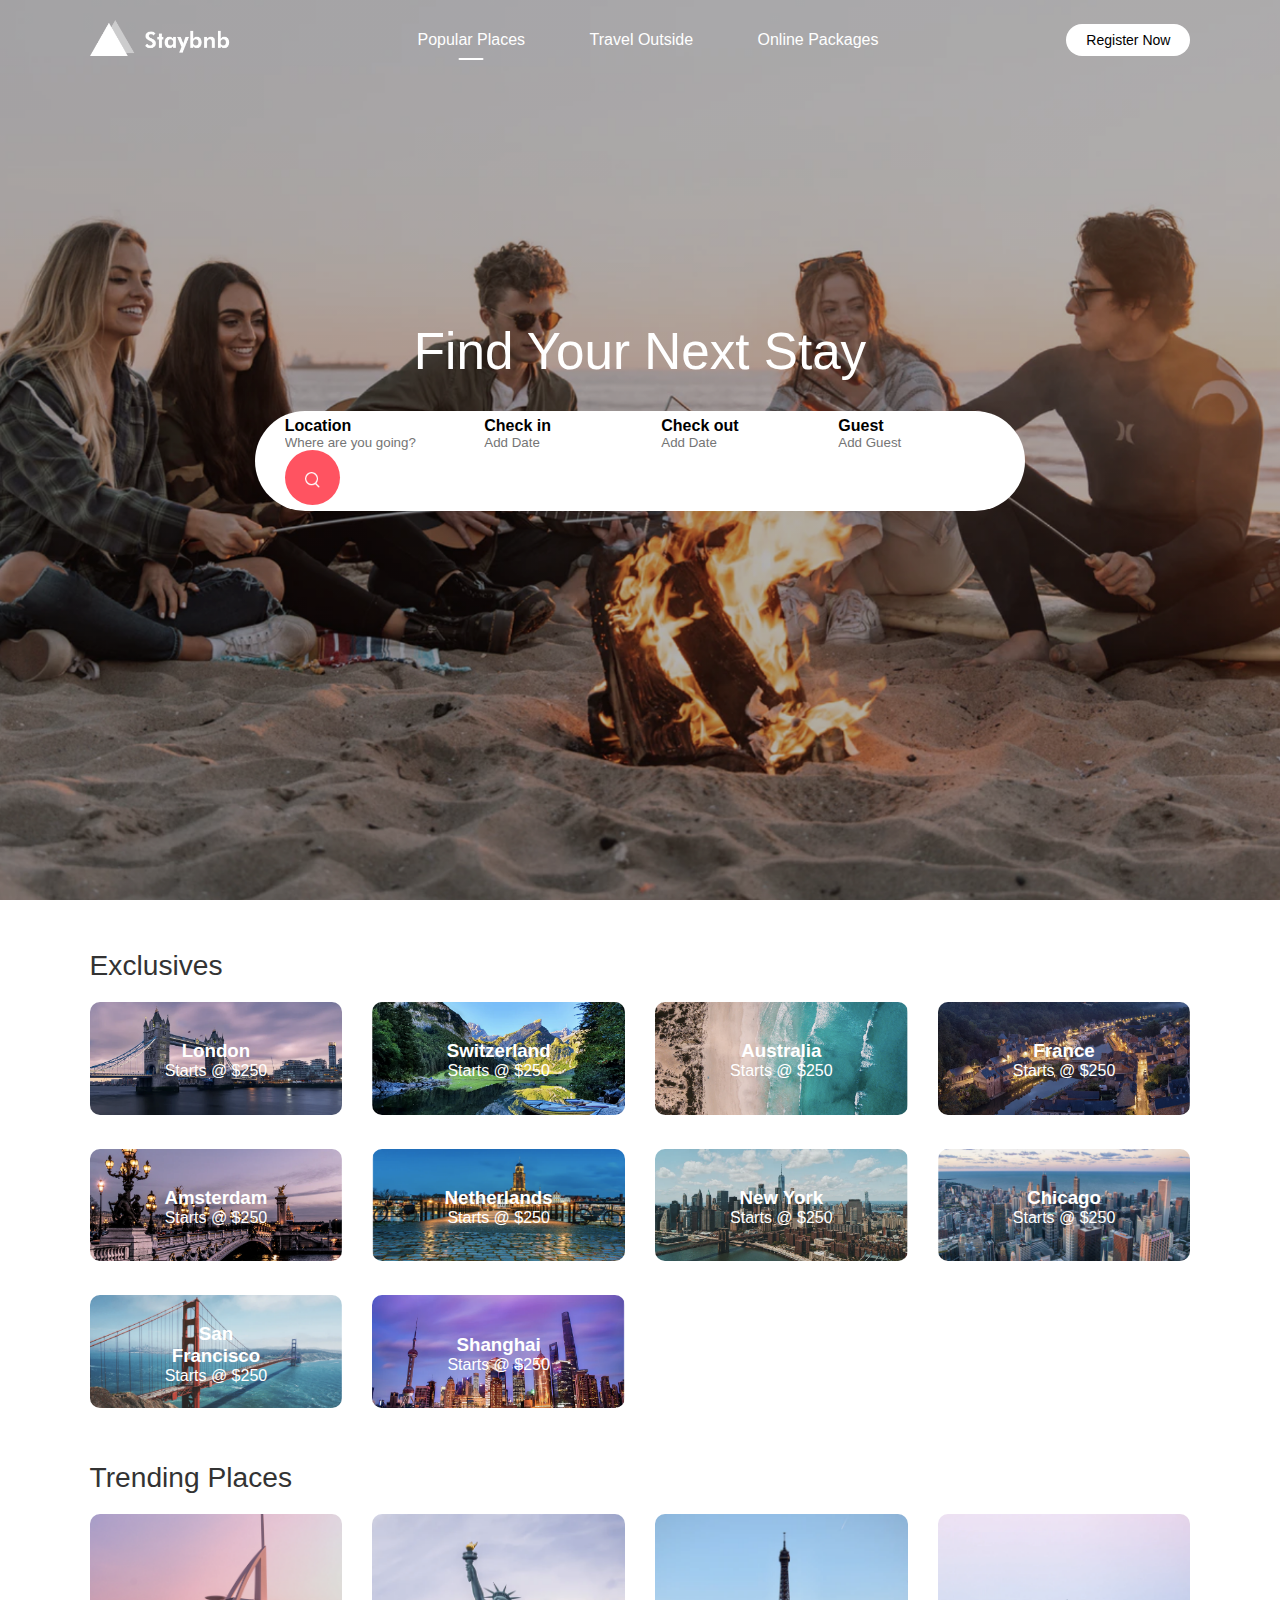
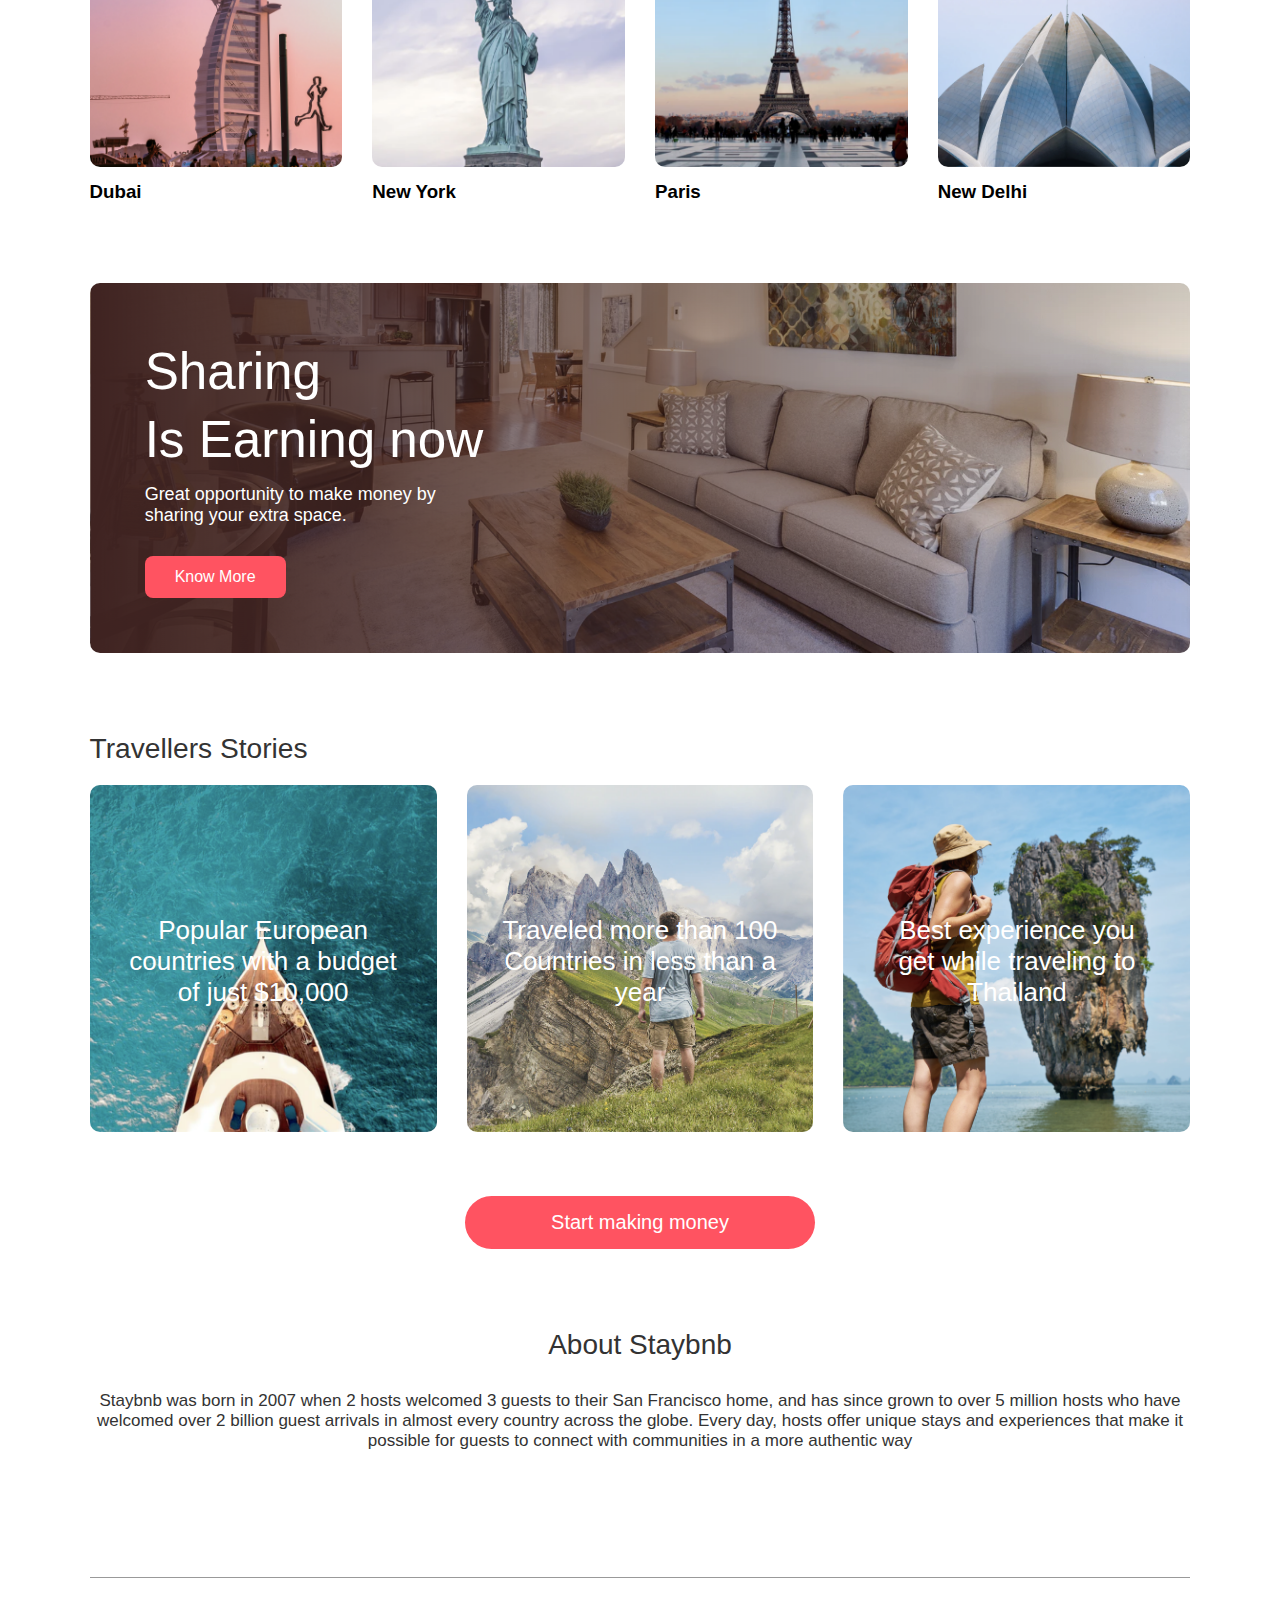
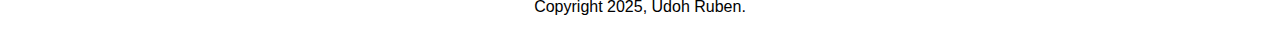
<file: index.html>
<!DOCTYPE html>
<html lang="en">
<head>
  <meta charset="UTF-8">
  <meta name="viewport" content="width=device-width, initial-scale=1.0">
  <title>Airbnb(Replica)</title>
  <link rel="stylesheet" href="style.css">
</head>
<body>
  <div class="header">
    <nav>
      <a href="index.html">
        <img src="images/logo.png" class="logo">
      </a>
      
      <ul class="nav-links">
        <li><a href="#" class="active">Popular Places</a></li>
        <li><a href="#">Travel Outside</a></li>
        <li><a href="listing.html">Online Packages</a></li>
      </ul>
      <a href="#" class="register-btn">Register Now</a>
    </nav>
    <div class="container">
      <h1>Find Your Next Stay</h1>
      <div class="search-bar">
        <form>
          <div class="location-input">
            <label>Location</label>
            <input type="text" placeholder="Where are you going?">
          </div>
          <div>
            <label>Check in</label>
            <input type="text" placeholder="Add Date">
          </div>
          <div>
            <label>Check out</label>
            <input type="text" placeholder="Add Date">
          </div>
          <div>
            <label>Guest</label>
            <input type="text" placeholder="Add Guest">
          </div>
          <button type="submit"><img src="images/search.png"></button>
        </form>
      </div>
    </div>
  </div>
<div class="container">
  <h2 class="sub-title">Exclusives</h2>
  <div class="exclusives">
    <div>
      <img src="images/image-1.png">
      <span>
        <h3>London</h3>
        <p>Starts @ $250</p>
      </span>
    </div>
    <div>
      <img src="images/image-2.png">
      <span>
        <h3>Switzerland</h3>
        <p>Starts @ $250</p>
      </span>
    </div>
    <div>
      <img src="images/image-3.png">
      <span>
        <h3>Australia</h3>
        <p>Starts @ $250</p>
      </span>
    </div>
    <div>
      <img src="images/image-4.png">
      <span>
        <h3>France</h3>
        <p>Starts @ $250</p>
      </span>
    </div>
    <div>
      <img src="images/image-5.png">
      <span>
        <h3>Amsterdam</h3>
        <p>Starts @ $250</p>
      </span>
    </div>
    <div>
      <img src="images/image-6.png">
      <span>
        <h3>Netherlands</h3>
        <p>Starts @ $250</p>
      </span>
    </div>
    <div>
      <img src="images/image-7.png">
      <span>
        <h3>New York</h3>
        <p>Starts @ $250</p>
      </span>
    </div>
    <div>
      <img src="images/image-8.png">
      <span>
        <h3>Chicago</h3>
        <p>Starts @ $250</p>
      </span>
    </div>
    <div>
      <img src="images/image-9.png">
      <span>
        <h3>San Francisco</h3>
        <p>Starts @ $250</p>
      </span>
    </div>
    <div>
      <img src="images/image-10.png">
      <span>
        <h3>Shanghai</h3>
        <p>Starts @ $250</p>
      </span>
    </div>
  </div>

  <h2 class="sub-title">Trending Places</h2>
  <div class="trending">
    <div>
      <img src="images/dubai.png">
      <h3>Dubai</h3>
    </div>
    <div>
      <img src="images/new-york.png">
      <h3>New York</h3>
    </div>
    <div>
      <img src="images/paris.png">
      <h3>Paris</h3>
    </div>
    <div>
      <img src="images/new-delhi.png">
      <h3>New Delhi</h3>
    </div>
  </div>

  <div class="cta">
    <h3>Sharing <br>Is Earning now</h3>
    <p>Great opportunity to make money by <br>sharing your extra space.</p>
    <a href="#" class="cta-btn">Know More</a>
  </div>

  <h2 class="sub-title">Travellers Stories</h2>
  <div class="stories">
    <div>
      <img src="images/story-1.png">
      <p>Popular European countries with a budget of just $10,000</p>
    </div>
    <div>
      <img src="images/story-2.png">
      <p>Traveled more than 100 Countries in less than a year</p>
    </div>
    <div>
      <img src="images/story-3.png">
      <p>Best experience you get while traveling to Thailand</p>
    </div>
  </div>
<a href="#" class="start-btn">Start making money</a>

<div class="about-msg">
  <h2>About Staybnb</h2>
  <p>Staybnb was born in 2007 when 2 hosts welcomed 3 guests to their San Francisco home, and has since grown to over 5 million hosts who have welcomed over 2 billion guest arrivals in almost every country across the globe. Every day, hosts offer unique stays and experiences that make it possible for guests to connect with communities in a more authentic way</p>
</div>

<div class="footer">
  <a href="https://facebook.com/"><i></i></a>
  <a href="https://youtube.com/"></a>
  <a href="https://twitter.com/"></a>
  <a href="https://linkedin.com/"></a>
  <a href="https://instagram.com/"></a>
  <hr>
  <p>Copyright  2025, Udoh Ruben.</p>
</div>


</div>

</body>
</html>
</file>
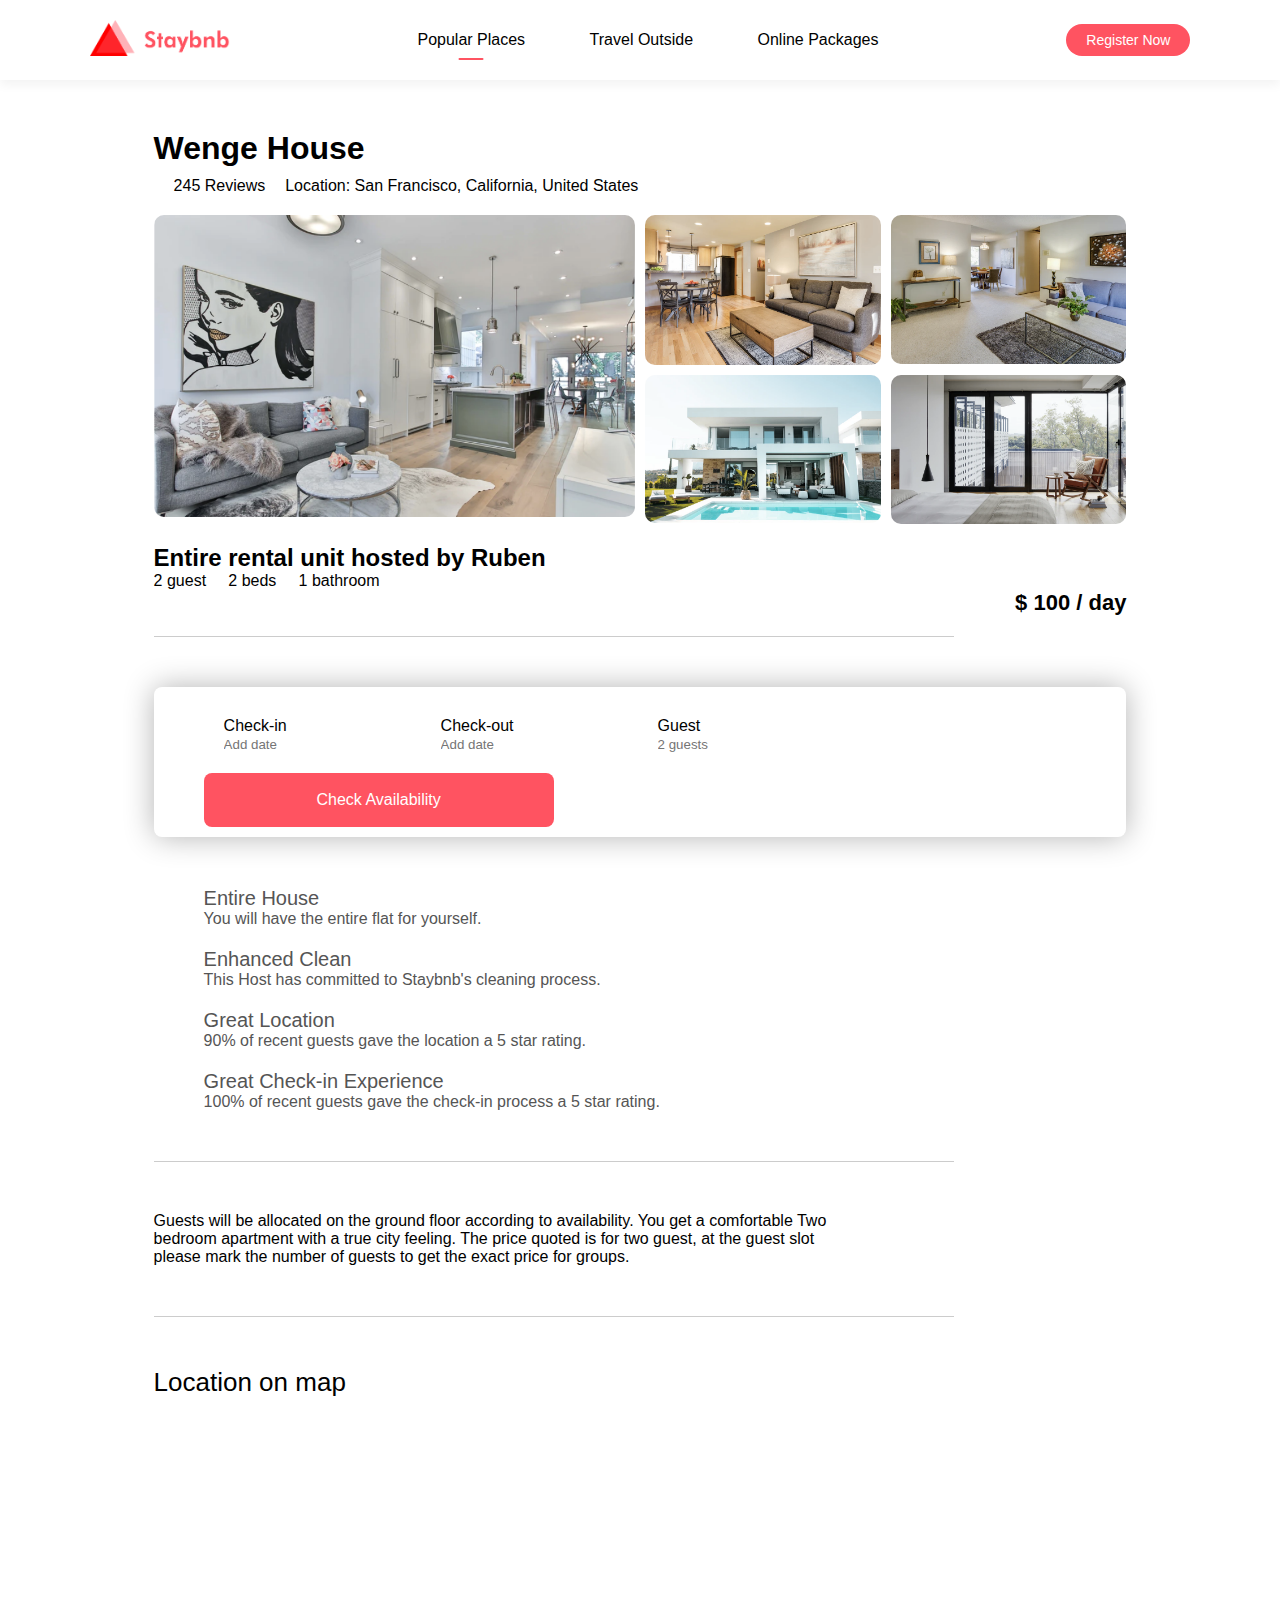
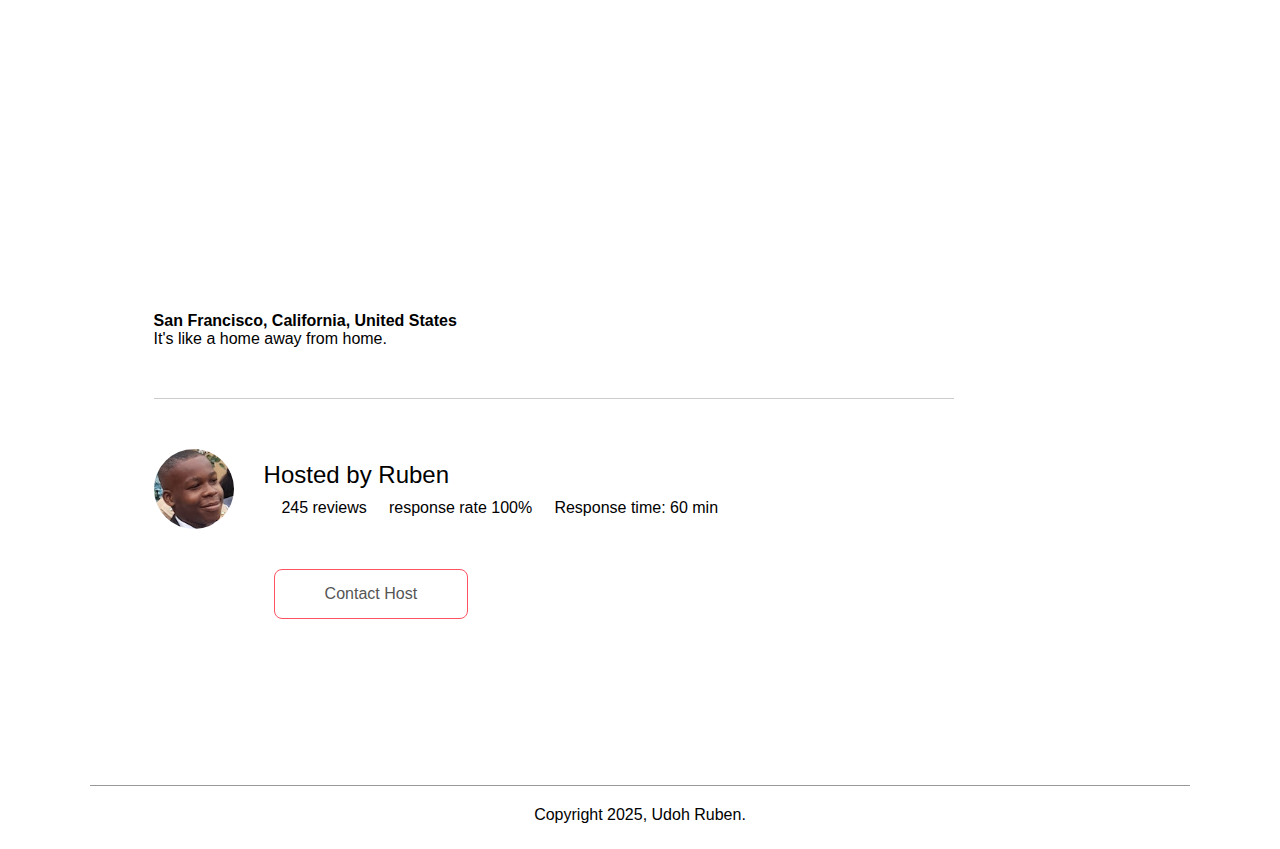
<file: house.html>
<!DOCTYPE html>
<html lang="en">
<head>
  <meta charset="UTF-8">
  <meta name="viewport" content="width=device-width, initial-scale=1.0">
  <title>House Details Page</title>
  <link rel="stylesheet" href="style.css">
</head>
<body>
   <nav class="navbar-white">
    <a href="index.html">
      <img src="images/logo-red.png" class="logo">
    </a>
  
    <ul class="nav-links">
      <li><a href="#" class="active">Popular Places</a></li>
      <li><a href="#">Travel Outside</a></li>
      <li><a href="listing.html">Online Packages</a></li>
    </ul>
    <a href="#" class="register-btn">Register Now</a>
  </nav>
  <div class="house-details">
    <div class="house-title">
      <h1>Wenge House</h1>
      <div class="row">
        <div>
          <span>245 Reviews</span>
        </div>
        <div>
          <p>Location: San Francisco, California, United States</p>
        </div>
      </div>
    </div>
    <div class="gallery">
      <div class="gallery-img-1"><img src="images/house-1.png"></div>
      <div><img src="images/house-2.png"></div>
      <div><img src="images/house-3.png"></div>
      <div><img src="images/house-4.png"></div>
      <div><img src="images/house-5.png"></div>
    </div>
    <div class="small-details">
      <h2>Entire rental unit hosted by Ruben</h2>
      <p>2 guest &nbsp; &nbsp; 2 beds &nbsp; &nbsp; 1 bathroom</p>
      <h4>$ 100 / day</h4>
    </div>
    <hr class="line">
    <form class="check-form">
      <div>
        <label>Check-in</label>
        <input type="text" placeholder="Add date">
      </div>
      <div>
        <label>Check-out</label>
        <input type="text" placeholder="Add date">
      </div>
      <div class="guest-field">
        <label>Guest</label>
        <input type="text" placeholder="2 guests">
      </div>
      <button type="submit">Check Availability</button>
    </form>

    <ul class="details-list">
      <li>Entire House
        <span>You will have the entire flat for yourself.</span>
      </li>
      <li>Enhanced Clean
        <span>This Host has committed to Staybnb's cleaning process.</span>
      </li>
      <li>Great Location
        <span>90% of recent guests gave the location a 5 star rating.</span>
      </li>
      <li>Great Check-in Experience
        <span>100% of recent guests gave the check-in process a 5 star rating.</span>
      </li>
    </ul>

    <hr class="line">
    <p class="home-desc">Guests will be allocated on the ground floor according to availability. You get a comfortable Two bedroom apartment with a true city feeling. The price quoted is for two guest, at the guest slot please mark the number of guests to get the exact price for groups.</p>
    <hr class="line">

    <div class="map">
      <h3>Location on map</h3>
      <iframe src="" width="600" height="450" style="border: 0;" allowfullscreen="" loading="lazy"></iframe>
      <b>San Francisco, California, United States</b>
      <p>It's like a home away from home.</p>
    </div>

    <hr class="line">

    <div class="host">
      <img src="images/channels4_profile.jpg">
      <div>
        <h2>Hosted by Ruben</h2>
        <p><span>

        </span>&nbsp; &nbsp; 245 reviews &nbsp; &nbsp; response rate 100% &nbsp; &nbsp; Response time: 60 min</p>
      </div>
    </div>
    <a href="#" class="contact-host">Contact Host</a>
  </div>
  <div class="container">
    <div class="footer">
    <a href="https://facebook.com/"><i></i></a>
    <a href="https://youtube.com/"></a>
    <a href="https://twitter.com/"></a>
    <a href="https://linkedin.com/"></a>
    <a href="https://instagram.com/"></a>
    <hr>
    <p>Copyright  2025, Udoh Ruben.</p>
  </div>
  </div>


</body>
</html>
</file>
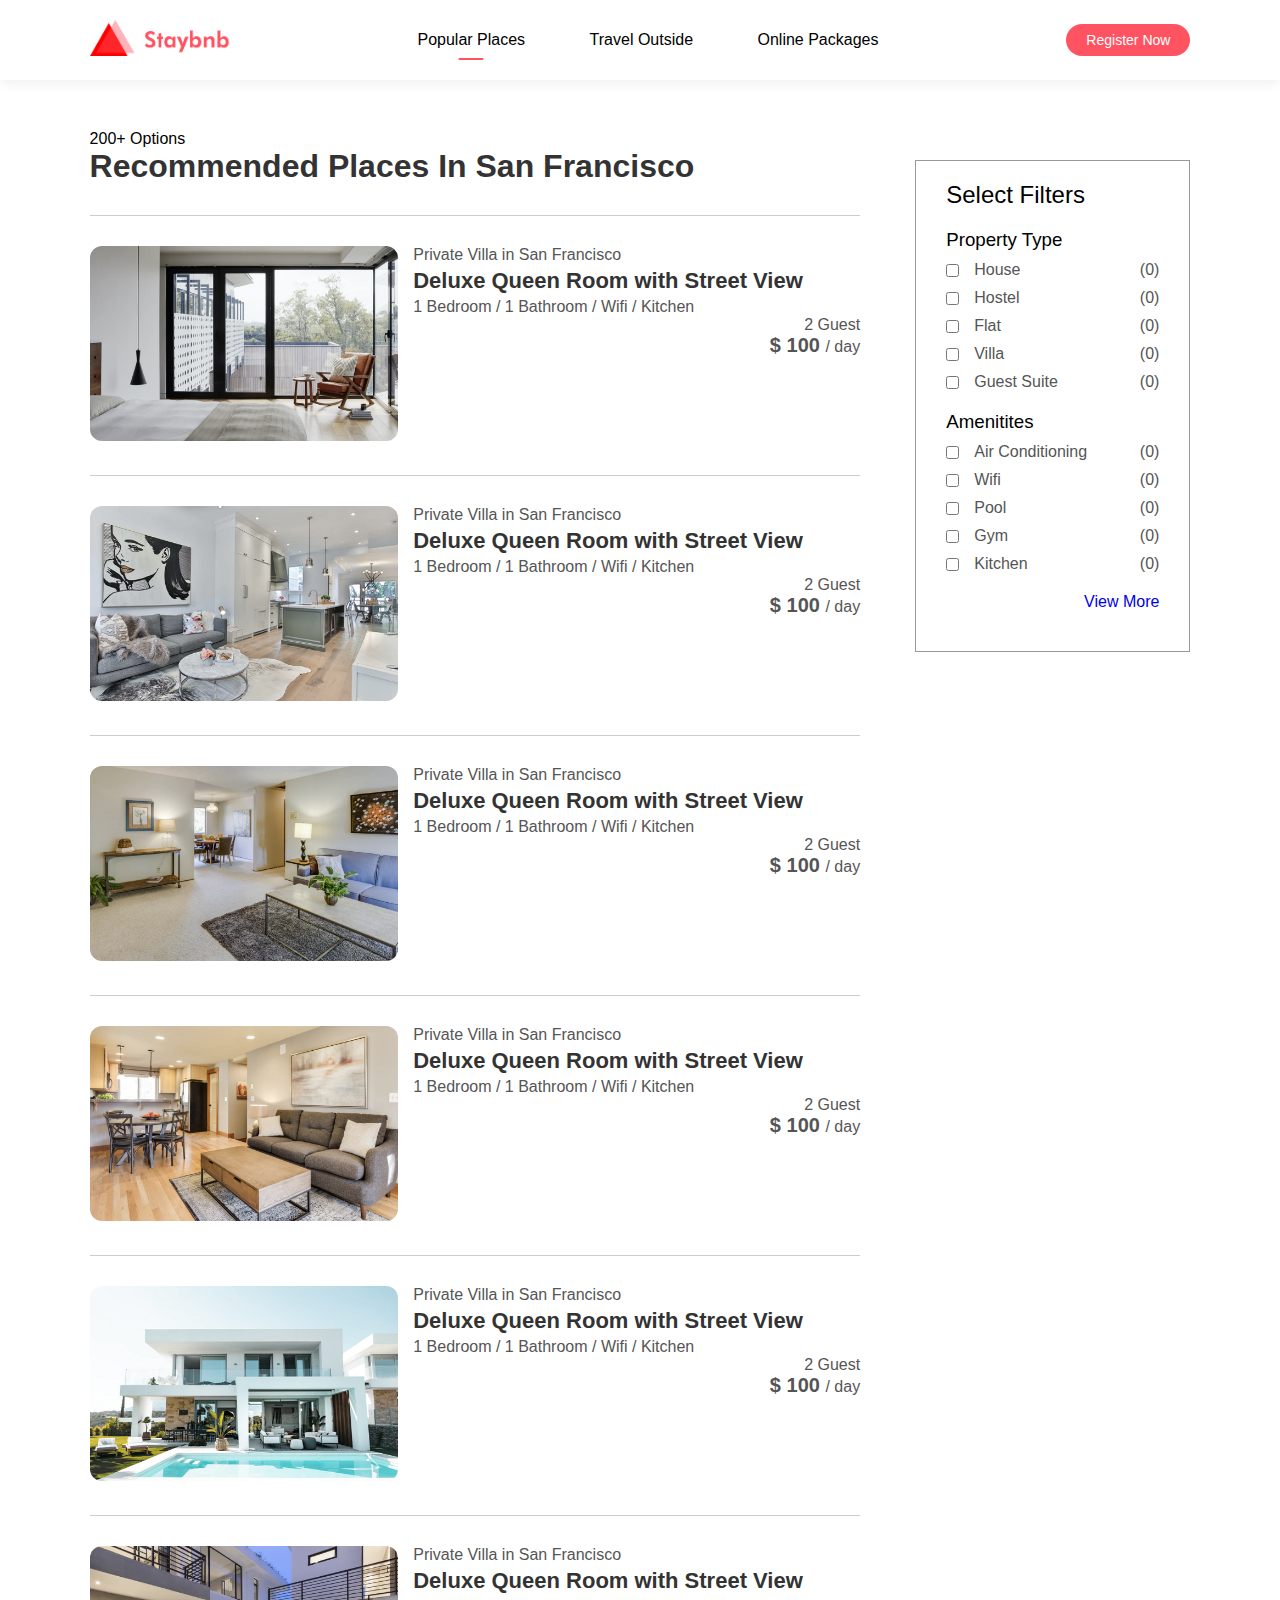
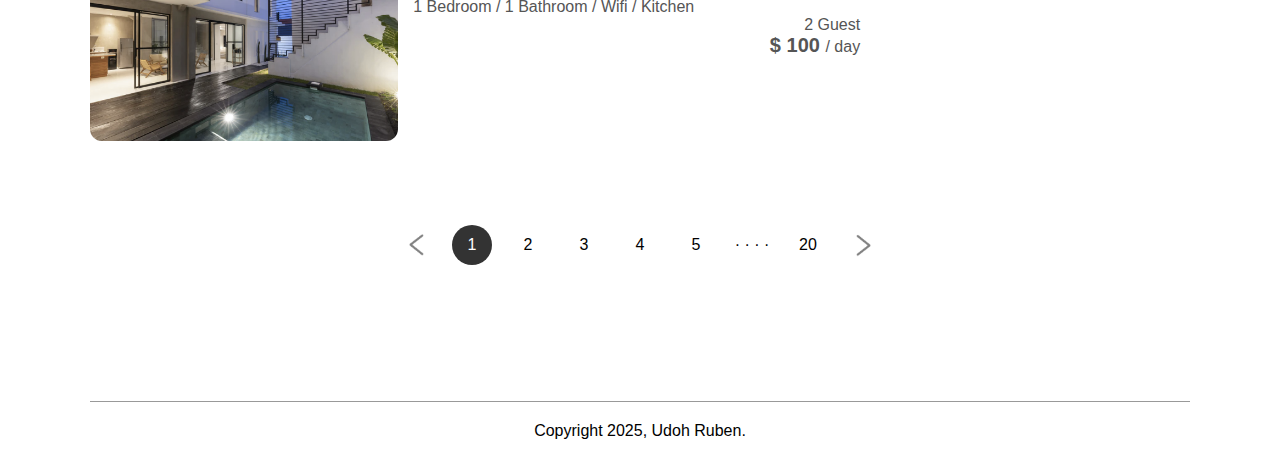
<file: listing.html>
<!DOCTYPE html>
<html lang="en">
<head>
  <meta charset="UTF-8">
  <meta name="viewport" content="width=device-width, initial-scale=1.0">
  <title>Listing Details Page</title>
  <link rel="stylesheet" href="style.css">
</head>
<body>
  <nav class="navbar-white">
    <a href="index.html">
      <img src="images/logo-red.png" class="logo">
    </a>
    
    <ul class="nav-links">
      <li><a href="#" class="active">Popular Places</a></li>
      <li><a href="#">Travel Outside</a></li>
      <li><a href="listing.html">Online Packages</a></li>
    </ul>
    <a href="#" class="register-btn">Register Now</a>
  </nav>
<div class="container">

    <div class="list-container">
      <div class="left-col">
        <p>200+ Options</p>
        <h1>Recommended Places In San Francisco</h1>
        <div class="house">
          <div class="house-img">
            <img src="images/image-s1.png">
          </div>
          <div class="house-info">
            <p>Private Villa in San Francisco</p>
            <h3>Deluxe Queen Room with Street View</h3>
            <p>1 Bedroom / 1 Bathroom / Wifi / Kitchen</p>
            <div class="house-price">
              <p>2 Guest</p>
              <h4>$ 100 <span>/ day</span></h4>
            </div>
          </div>
        </div>
        <div class="house">
          <div class="house-img">
            <img src="images/image-s2.png">
          </div>
          <div class="house-info">
            <p>Private Villa in San Francisco</p>
            <h3>Deluxe Queen Room with Street View</h3>
            <p>1 Bedroom / 1 Bathroom / Wifi / Kitchen</p>
            <div class="house-price">
              <p>2 Guest</p>
              <h4>$ 100 <span>/ day</span></h4>
            </div>
          </div>
        </div>
        <div class="house">
          <div class="house-img">
            <img src="images/image-s3.png">
          </div>
          <div class="house-info">
            <p>Private Villa in San Francisco</p>
            <h3>Deluxe Queen Room with Street View</h3>
            <p>1 Bedroom / 1 Bathroom / Wifi / Kitchen</p>
            <div class="house-price">
              <p>2 Guest</p>
              <h4>$ 100 <span>/ day</span></h4>
            </div>
          </div>
        </div>
        <div class="house">
          <div class="house-img">
            <img src="images/image-s4.png">
          </div>
          <div class="house-info">
            <p>Private Villa in San Francisco</p>
            <h3>Deluxe Queen Room with Street View</h3>
            <p>1 Bedroom / 1 Bathroom / Wifi / Kitchen</p>
            <div class="house-price">
              <p>2 Guest</p>
              <h4>$ 100 <span>/ day</span></h4>
            </div>
          </div>
        </div>
        <div class="house">
          <div class="house-img">
            <img src="images/image-s5.png">
          </div>
          <div class="house-info">
            <p>Private Villa in San Francisco</p>
            <h3>Deluxe Queen Room with Street View</h3>
            <p>1 Bedroom / 1 Bathroom / Wifi / Kitchen</p>
            <div class="house-price">
              <p>2 Guest</p>
              <h4>$ 100 <span>/ day</span></h4>
            </div>
          </div>
        </div>
        <div class="house">
          <div class="house-img">
            <img src="images/image-s6.png">
          </div>
          <div class="house-info">
            <p>Private Villa in San Francisco</p>
            <h3>Deluxe Queen Room with Street View</h3>
            <p>1 Bedroom / 1 Bathroom / Wifi / Kitchen</p>
            <div class="house-price">
              <p>2 Guest</p>
              <h4>$ 100 <span>/ day</span></h4>
            </div>
          </div>
        </div>
      </div>
      <div class="right-col">
        <div class="sidebar">
          <h2>Select Filters</h2>
          <h3>Property Type</h3>
          <div class="filter">
            <input type="checkbox"> <p>House</p> <span>(0)</span>
          </div>
          <div class="filter">
            <input type="checkbox"> <p>Hostel</p> <span>(0)</span>
          </div>
          <div class="filter">
            <input type="checkbox"> <p>Flat</p> <span>(0)</span>
          </div>
          <div class="filter">
            <input type="checkbox"> <p>Villa</p> <span>(0)</span>
          </div>
          <div class="filter">
            <input type="checkbox"> <p>Guest Suite</p> <span>(0)</span>
          </div>
          <h3>Amenitites</h3>
          <div class="filter">
            <input type="checkbox"> <p>Air Conditioning</p> <span>(0)</span>
          </div>
          <div class="filter">
            <input type="checkbox"> <p>Wifi</p> <span>(0)</span>
          </div>
          <div class="filter">
            <input type="checkbox"> <p>Pool</p> <span>(0)</span>
          </div>
          <div class="filter">
            <input type="checkbox"> <p>Gym</p> <span>(0)</span>
          </div>
          <div class="filter">
            <input type="checkbox"> <p>Kitchen</p> <span>(0)</span>
          </div>
          <div class="sidebar-link">
            <a href="#">View More</a>
          </div>
        </div>
      </div>
    </div>

    <div class="pagination">
      <img src="images/arrow.png" alt="">
      <span class="current">1</span>
      <span>2</span>
      <span>3</span>
      <span>4</span>
      <span>5</span>
      <span>&middot; &middot; &middot; &middot;</span>
      <span>20</span>
      <img src="images/arrow.png" class="right-arrow">
    </div>


  <div class="footer">
    <a href="https://facebook.com/"><i></i></a>
    <a href="https://youtube.com/"></a>
    <a href="https://twitter.com/"></a>
    <a href="https://linkedin.com/"></a>
    <a href="https://instagram.com/"></a>
    <hr>
    <p>Copyright  2025, Udoh Ruben.</p>
  </div>
</div>
  

</body>
</html>
</file>
<file: style.css>
*{
  margin: 0;
  padding: 0;
  box-sizing: border-box;
  font-family: 'poppins', sans-serif;
}

.header{
  min-height: 100vh;
  width: 100%;
  background-image: linear-gradient(rgba(0,0,0,0.3), rgba(0,0,0,0.3)),url(images/banner.png);
  background-size: cover;
  background-position: center;
}
nav{
  display: flex;
  align-items: center;
  justify-content: space-between;
  padding: 20px 7%;
}
.logo{
  width: 140px;
  cursor: pointer;
}
.nav-links li{
  list-style: none;
  display: inline-block;
  margin: 10px 30px;
}
.nav-links li a{
  text-decoration: none;
  color: #fff;
}
.register-btn{
  background: #fff;
  color: #000;
  padding: 8px 20px;
  border-radius: 20px;
  text-decoration: none;
  font-size: 14px;
}

.container{
  padding: 0 7%;
}
.header h1{
  font-size: 4vw;
  font-weight: 500;
  color: #fff;
  text-align: center;
  padding-top: 22%;
}

.search-bar{
  background: #fff;
  width: 70%;
  margin: 30px auto;
  padding: 6px 10px 6px 30px;
  border-radius: 50px;
}
.search-bar form{
  display: flex;
  align-items: center;
  flex-wrap: wrap;
}
.search-bar form input{
  display: block;
  border: 0;
  outline: none;
  background: transparent;
}
.search-bar form button{
  background: #ff5361;
  width: 55px;
  height: 55px;
  border-radius: 50%;
  border: 0;
  outline: 0;
  cursor: pointer;
}
.search-bar form button img{
  width: 15px;
  margin-top: 7px;
}
.location-input{
  flex: 1;
}
.search-bar form label{
  font-weight: 600;
}

/*---------------exclusives------*/
.sub-title{
  margin: 50px 0 20px;
  font-size: 2.2vw;
  font-weight: 500;
  color: #333;
}
.exclusives{
  display: grid;
  grid-template-columns: repeat(auto-fit, minmax(200px, 1fr));
  grid-gap: 30px;
}
.exclusives div img{
  width: 100%;
  border-radius: 10px;
}
.exclusives div{
  position: relative;
}
.exclusives div span{
  position: absolute;
  top: 50%;
  left: 50%;
  transform: translate(-50%, -50%);
  text-align: center;
  color: #fff;
}

/*-----------Trending Places---------*/
.trending{
  display: grid;
  grid-template-columns: repeat(auto-fit, minmax(200px, 1fr));
  grid-gap: 30px;
  margin-bottom: 30px;
}
.trending div img{
  width: 100%;
  border-radius: 10px;
}
.trending h3{
  font-weight: 600;
  margin-top: 10px;
}

/*--------call to action-------*/
.cta{
  margin: 80px 0;
  background-image: linear-gradient(to right, #3f2321, transparent), url(images/banner-2.png);
  background-size: cover;
  background-position: center;
  border-radius: 10px;
  padding: 5%;
  color: #fff;
}
.cta h3{
  font-size: 4vw;
  line-height: 5.3vw;
  font-weight: 500;
}
.cta p{
  font-size: 18px;
  margin: 10px 0;
}
.cta-btn{
  background: #ff5361;
  color: #fff;
  text-decoration: none;
  padding: 12px 30px;
  border-radius: 8px;
  margin-top: 20px;
  display: inline-block;
}

/*------------Travellers Stories-----------*/
.stories{
  display: grid;
  grid-template-columns: repeat(auto-fit, minmax(200px, 1fr));
  grid-gap: 30px;
  margin-bottom: 30px;
}
.stories div img{
  width: 100%;
  border-radius: 10px;
}
.stories div{
  position: relative;
  text-align: center;
}
.stories p{
  width: 80%;
  position: absolute;
  top: 50%;
  left: 50%;
  transform: translate(-50%, -50%);
  color: #fff;
  font-size: 26px;
}

.start-btn{
  text-decoration: none;
  background: #ff5361;
  color: #fff;
  width: 80%;
  max-width: 350px;
  display: block;
  text-align: center;
  margin: 60px auto;
  padding: 15px;
  border-radius: 30px;
  font-size: 20px;
}

/*--------------about-msg--------*/
.about-msg{
  text-align: center;
  margin: 80px 0;
  color: #333;
  font-size: 17px;
}
.about-msg h2{
  font-size: 28px;
  margin-bottom: 30px;
  font-weight: 500;
}

/*--------------footer-------*/
.footer{
  margin: 80px 0 10px;
  text-align: center;
}
.footer a{
  text-decoration: none;
  color: #999;
  font-size: 22px;
  margin: 0 10px;
}
.footer hr{
  background: #999;
  height: 1px;
  width: 100%;
  border: 0;
  margin: 20px 0;
}
.footer p{
  padding-bottom: 15px;
}

.active{
  position: relative;
}
.active::after{
  content: '';
  background: #fff;
  width: 25px;
  height: 2px;
  position: absolute;
  left: 50%;
  transform: translateX(-50%);
  bottom: -12px;
  border-radius: 2px;
}

/*----------for small screen devices----------*/
@media only screen and (max-width: 700px){

  .logo{
    position: fixed;
    top: 4%;
    left: 7%;
  }
  nav{
    position: fixed;
    top: 0;
    z-index: 100;
    display: inline-block;
    width: 100%;
    padding: 100px 7% 0;
    background: #000;
    text-align: right;
  }
  nav .nav-links li{
    margin: 10px 0;
    display: block;
  }
  .register-btn{
    margin: 15px 0 30px;
    display: inline-block;
  }
  .active::after{
    left: -40px;
    transform: translate(0, 50%);
    bottom: 50%;
  }
  .header h1{
    padding-top: 200px;
    font-size: 7vw;
  }
  .search-bar{
    width: 90%;
    margin: 30px auto;
    padding: 20px 10px 30px;
    border-radius: 5px;
    position: relative;
  }
  .search-bar form{
    display: block;
  }
 .search-bar form input{
    border-bottom: 1px solid #ddd;
    width: 100%;
    margin-bottom: 20px;
    margin-top: 10px;
    padding-bottom: 10px;
 }
  .search-bar button{
    position: absolute;
    bottom: 0;
    left: 50%;
    transform: translate(-50%, 50%);
  }
  .sub-title{
    font-size: 6vw;
  }
  .cta{
    padding: 15% 5%;
  }
  .cta h3{
    font-size: 7vw;
    line-height: 8vw;
  }
  .cta p{
    font-size: 14px;
  }
  .cta-btn{
    padding: 6px 15px;
    border-radius: 4px;
    margin-top: 10px;
    font-size: 14px;
  }
  .stories p{
    font-size: 22px;
  }
  .about-msg{
    font-size: 15px;
  }
}

/*-----listing page--*/
.navbar-white{
  background: #fff;
  box-shadow: 0 5px 10px rgba(0,0,0,0.05);
}
.navbar-white .nav-links li a{
  color: #000;
} 
.navbar-white .register-btn{
  background: #ff5361;
  color: white;
}
.navbar-white .active::after{
  background: #ff5361;
}

.list-container{
  margin-top: 50px;
  display: flex;
  flex-wrap: wrap;
  justify-content: space-between;
}
.left-col{
  flex-basis: 70%;
}
.right-col{
  flex-basis: 25%;
}
.left-col h1{
  color: #333;
  font-weight: 600;
  margin-bottom: 30px;
}
.house{
  display: flex;
  justify-content: space-between;
  flex-wrap: wrap;
  padding: 30px 0;
  border-top: 1px solid #ccc;
}
.house-img{
  flex-basis: 40%;
}
.house-info{
  flex-basis: 58%;
  color: #555;
}
.house-img img{
  width: 100%;
  border-radius: 12px;
}
.house-info h3{
  font-weight: 600;
  color: #333;
  font-size: 22px;
  margin: 4px 0;
}
.house-price{
  text-align: right;
}
.house-price h4{
  font-size: 20px;
}
.house-price h4 span{
  font-size: 16px;
  font-weight: 500;
}

.sidebar{
  border: 1px solid #999;
  padding: 20px 30px;
  margin-top: 30px;
}
.sidebar h2{
  font-weight: 500;
}
.sidebar h3{
  font-weight: 500;
  margin: 20px 0 10px;
}

.filter{
  display: flex;
  align-items: center;
  color: #555;
  margin-bottom: 10px;
}
.filter p{
  flex: 1;
}
.filter input{
  margin-right: 15px;
  cursor: pointer;
}

.sidebar-link{
  text-align: right;
  margin: 20px 0;
}
.sidebar-link a{
  text-decoration: none;
}

.pagination{
  display: flex;
  align-items: center;
  justify-content: center;
  margin: 40px 0;
}
.pagination img{
  width: 15px;
  margin: 10px 20px;
}
.right-arrow{
  transform: rotate(180deg);
}
.pagination span{
  margin: 10px 8px;
  width: 40px;
  height: 40px;
  line-height: 40px;
  text-align: center;
  border-radius: 50%;
  cursor: pointer;
}
.pagination .current{
  background: #333;
  color: white;
}

/*----smaller screen for listing page*/
@media only screen and (max-width: 700px){
  .list-container{
    margin-top: 150px;
  }
  .left-col, .right-col, .house-img, .house-info{
    flex-basis: 100%;
  }
  .left-col h1{
    font-size: 22px;
  }
  .house-info h3{
    font-size: 18px;
  }
  .house-info{
    font-size: 16px;
  }
  .pagination span{
    margin: 10px 2px;
    width: 30px;
    height: 30px;
    line-height: 30px;
    font-size: 12px;
  }
}

/*--------house-details-page------*/
.house-details{
  padding: 0 12%;
}
.house-title{
  margin-top: 50px;
}
.house-title h1{
  font-weight: 600;
}
.house-title .row{
  display: flex;
  flex-wrap: wrap;
  align-items: center;
  margin: 10px 0;
}
.house-title span{
  margin: 0 20px;
}

.gallery{
  display: grid;
  grid-gap: 10px;
  grid-template-areas: 'first first . .' 'first first . .';
  margin: 20px 0;
}
.gallery div img{
  width: 100%;
  display: block;
  border-radius: 10px;
}
.gallery-img-1{
  grid-area: first;
}
.small-details{
  font-weight: 500;
}
.small-details h4{
  text-align: right;
  font-size: 22px;
}

.line{
  border: 0;
  height: 1px;
  background: #ccc;
  width: 100%;
  max-width: 800px;
  margin: 20px 0 50px;
}

.check-form{
  margin: 30px 0;
  background: #fff;
  box-shadow: 0 0 30px rgba(0,0,0,0.3);
  border-radius: 8px;
  display: flex;
  flex-wrap: wrap;
  align-items: center;
  padding: 10px 50px;
}
.check-form label{
  display: block;
}
.check-form div{
  padding: 20px;
}
.check-form input{
  background: transparent;
  border: 0;
  outline: none;
}
.check-form button{
  background-color: #ff5361;
  border: 0;
  outline: none;
  color: #fff;
  padding: 18px;
  border-radius: 8px;
  font-size: 16px;
  width: 350px;
}

.guest-field{
  flex: 1;
}

.details-list{
  list-style: none;
  margin: 50px 0;
}
.details-list li{
  margin-left: 50px;
  font-size: 20px;
  font-weight: 500;
  margin-bottom: 20px;
  color: #555;
}
.details-list li span{
  display: block;
  font-weight: 400;
  font-size: 16px;
}

.home-desc{
  max-width: 700px;
  margin-bottom: 50px;
}

.map{
  margin: 50px 0;
}
.map iframe{
  width: 100%;
  margin-bottom: 30px;
}
.map h3{
  font-size: 26px;
  font-weight: 500;
  margin-bottom: 30px ;
}

.host{
  display: flex;
  align-items: center;
}
.host img{
  width: 80px;
  border-radius: 50%;
  margin-right: 30px;
}
.host h2{
  margin-bottom: 10px;
  font-weight: 500;
}
.contact-host{
  display: inline-block;
  margin: 40px 0 40px 120px;
  text-decoration: none;
  color: #555;
  padding: 15px 50px;
  border: 1px solid #ff5361;
  border-radius: 8px;
}

/*---------media query for house details page---*/
@media only screen and (max-width: 700px){
  .house-details{
    margin-top: 150px;
  }
  .row p{
    margin-top: 10px;
  }
  .gallery{
    grid-template-areas: 'first first' '. .' '. .';
  }
  .small-details h2{
    font-size: 20px;
    margin-top: 24px;
  }
  .small-details h4{
    text-align: left;
    margin: 10px 0;
    font-size: 18px;
  }
  .check-form{
    padding: 10px 30px;
  }
  .check-form div{
    padding: 20px 0;
    width: 100%;
  }
  .check-form input{
    border-bottom: 1px solid #ccc;
    width: 100%;
    padding-bottom: 5px;
  }
  .check-form button{
    font-size: 14px;
    margin-top: 10px;
    margin-bottom: 15px;
    border-radius: 4px;
  }
  .host{
    display: block;
    line-height: 28px;
  }
  .contact-host{
    margin: 40px 0;
  }
}
</file>
